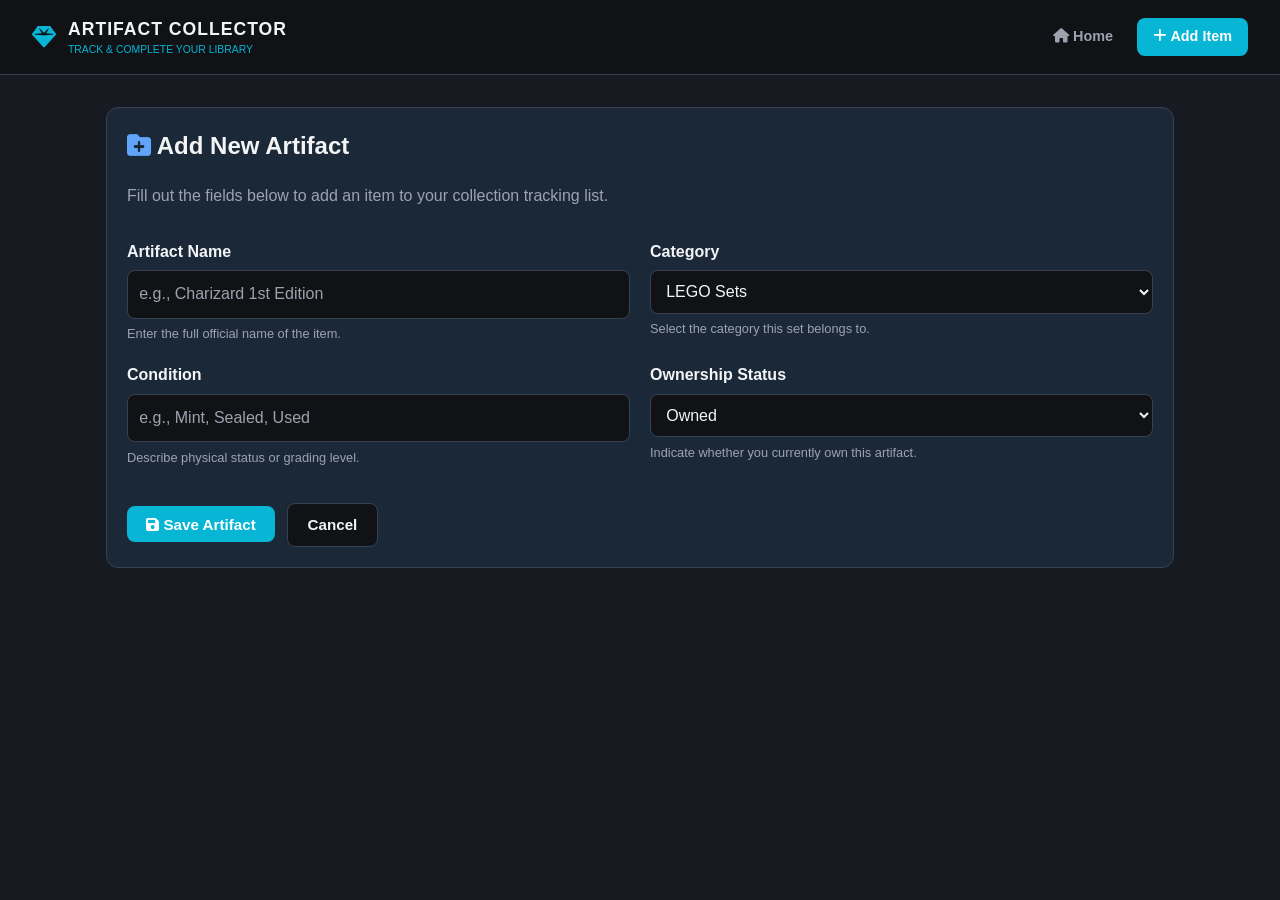
<file: form.html>
<!DOCTYPE html>
<html lang="en">
<head>
  <meta charset="UTF-8">
  <meta name="viewport" content="width=device-width, initial-scale=1.0">
  <title>Artifact Collector - Add Item</title>
  <link rel="stylesheet" href="Static/brand.css">
  <link rel="stylesheet" href="https://cdnjs.cloudflare.com/ajax/libs/font-awesome/6.4.0/css/all.min.css">
</head>
<body>

  <!-- NAVBAR -->
  <header class="navbar">
    <div class="brand">
      <i class="fa-solid fa-gem logo-icon"></i>
      <div>
        <h1 class="brand-title">ARTIFACT COLLECTOR</h1>
        <p class="brand-sub">Track & Complete Your Library</p>
      </div>
    </div>
    <nav class="nav-links">
      <a href="mockup.html" class="nav-btn"><i class="fa-solid fa-house"></i> Home</a>
      <a href="form.html" class="nav-btn active"><i class="fa-solid fa-plus"></i> Add Item</a>
    </nav>
  </header>

  <!-- MAIN CONTAINER -->
  <main class="container">
    
    <section class="collection-card">
      <h2 style="margin-top: 0;"><i class="fa-solid fa-folder-plus text-blue"></i> Add New Artifact</h2>
      <p style="color: var(--text-muted); margin-bottom: 2rem;">Fill out the fields below to add an item to your collection tracking list.</p>

      <form action="mockup.html" method="get" class="form-grid">
        
        <div class="form-group">
          <label for="item-title">Artifact Name</label>
          <input id="item-title" name="item_title" type="text" placeholder="e.g., Charizard 1st Edition" required class="form-input">
          <small class="help-text">Enter the full official name of the item.</small>
        </div>

        <div class="form-group">
          <label for="item-category">Category</label>
          <select id="item-category" name="item_category" class="form-input">
            <option value="lego">LEGO Sets</option>
            <option value="cards">Trading Cards</option>
            <option value="vinyl">Vinyl Records</option>
            <option value="books">Books</option>
          </select>
          <small class="help-text">Select the category this set belongs to.</small>
        </div>

        <div class="form-group">
          <label for="item-condition">Condition</label>
          <input id="item-condition" name="item_condition" type="text" placeholder="e.g., Mint, Sealed, Used" class="form-input">
          <small class="help-text">Describe physical status or grading level.</small>
        </div>

        <div class="form-group">
          <label for="item-status">Ownership Status</label>
          <select id="item-status" name="item_status" class="form-input">
            <option value="owned">Owned</option>
            <option value="wishlist">Wishlist</option>
          </select>
          <small class="help-text">Indicate whether you currently own this artifact.</small>
        </div>

        <div style="margin-top: 1rem;">
          <button type="submit" class="btn btn-primary"><i class="fa-solid fa-floppy-disk"></i> Save Artifact</button>
          <a href="mockup.html" class="btn btn-secondary" style="text-decoration: none; display: inline-block; margin-left: 0.5rem;">Cancel</a>
        </div>

      </form>
    </section>

  </main>

</body>
</html>
</file>
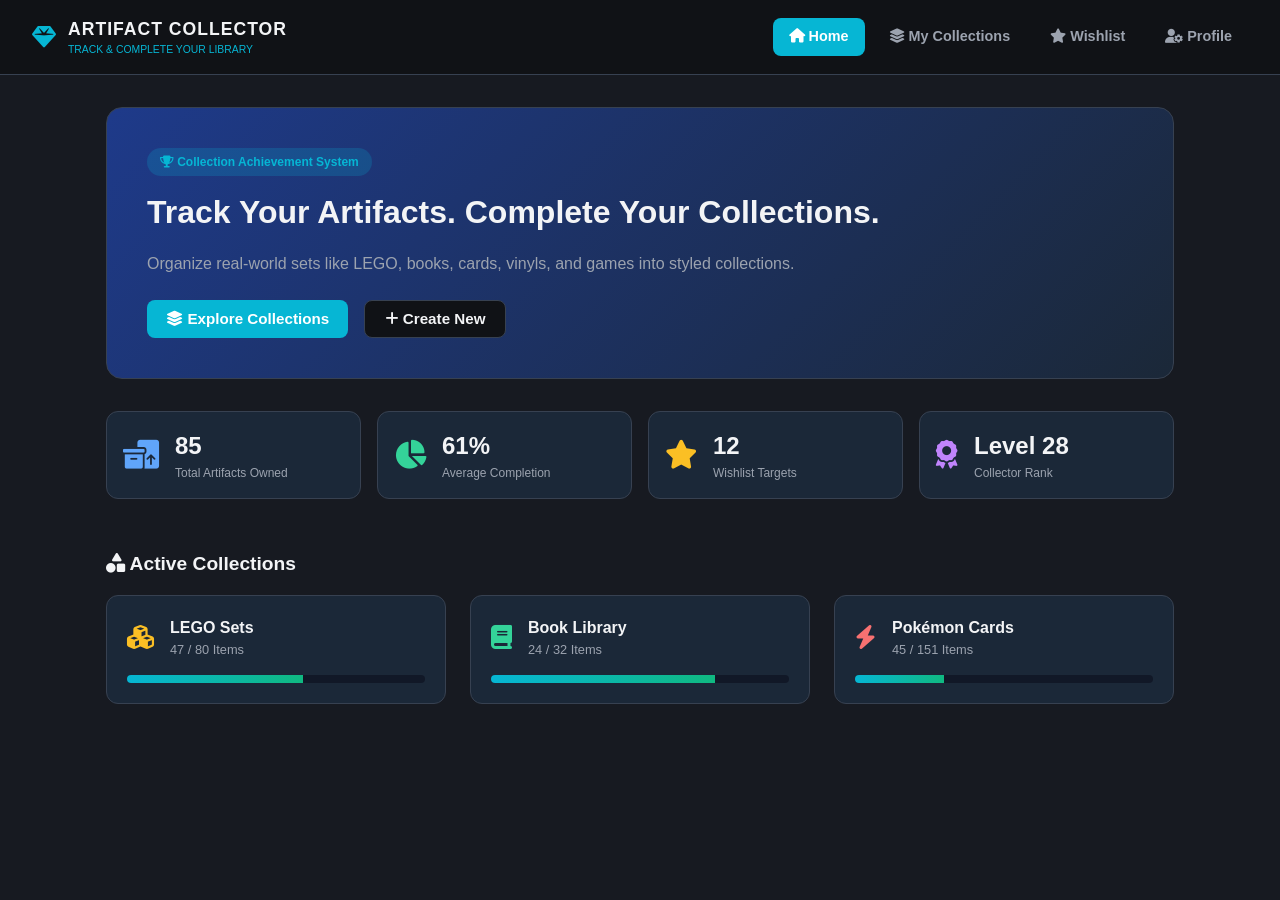
<file: mockup.html>
<!DOCTYPE html>
<html lang="en">
<head>
  <meta charset="UTF-8">
  <meta name="viewport" content="width=device-width, initial-scale=1.0">
  <title>Artifact Collector</title>
  <link rel="stylesheet" href="Static/brand.css">
  <link rel="stylesheet" href="https://cdnjs.cloudflare.com/ajax/libs/font-awesome/6.4.0/css/all.min.css">
</head>
<body>

  <!-- HEADER / NAVIGATION -->
  <header class="navbar">
    <div class="brand">
      <i class="fa-solid fa-gem logo-icon"></i>
      <div>
        <h1 class="brand-title">ARTIFACT COLLECTOR</h1>
        <p class="brand-sub">Track & Complete Your Library</p>
      </div>
    </div>
    <nav class="nav-links">
      <a href="#" class="nav-btn active"><i class="fa-solid fa-house"></i> Home</a>
      <a href="#" class="nav-btn"><i class="fa-solid fa-layer-group"></i> My Collections</a>
      <a href="#" class="nav-btn"><i class="fa-solid fa-star"></i> Wishlist</a>
      <a href="#" class="nav-btn"><i class="fa-solid fa-user-gear"></i> Profile</a>
    </nav>
  </header>

  <!-- MAIN CONTENT CONTAINER -->
  <main class="container">
    
    <!-- HERO BANNER -->
    <section class="hero-banner">
      <div class="hero-text">
        <span class="badge"><i class="fa-solid fa-trophy"></i> Collection Achievement System</span>
        <h2>Track Your Artifacts. Complete Your Collections.</h2>
        <p>Organize real-world sets like LEGO, books, cards, vinyls, and games into styled collections.</p>
        <div class="hero-buttons">
          <button class="btn btn-primary"><i class="fa-solid fa-layer-group"></i> Explore Collections</button>
          <button class="btn btn-secondary"><i class="fa-solid fa-plus"></i> Create New</button>
        </div>
      </div>
    </section>

    <!-- STATS GRID -->
    <section class="stats-grid">
      <div class="stat-card">
        <i class="fa-solid fa-boxes-packing stat-icon text-blue"></i>
        <div>
          <div class="stat-value">85</div>
          <div class="stat-label">Total Artifacts Owned</div>
        </div>
      </div>
      <div class="stat-card">
        <i class="fa-solid fa-chart-pie stat-icon text-emerald"></i>
        <div>
          <div class="stat-value">61%</div>
          <div class="stat-label">Average Completion</div>
        </div>
      </div>
      <div class="stat-card">
        <i class="fa-solid fa-star stat-icon text-yellow"></i>
        <div>
          <div class="stat-value">12</div>
          <div class="stat-label">Wishlist Targets</div>
        </div>
      </div>
      <div class="stat-card">
        <i class="fa-solid fa-award stat-icon text-purple"></i>
        <div>
          <div class="stat-value">Level 28</div>
          <div class="stat-label">Collector Rank</div>
        </div>
      </div>
    </section>

    <!-- ACTIVE COLLECTIONS GRID -->
    <section class="collections-section">
      <h3 class="section-title"><i class="fa-solid fa-shapes"></i> Active Collections</h3>
      <div class="collection-grid">
        
        <!-- Collection Card 1 -->
        <div class="collection-card">
          <div class="card-header">
            <i class="fa-solid fa-cubes card-icon text-yellow"></i>
            <div>
              <h4>LEGO Sets</h4>
              <p>47 / 80 Items</p>
            </div>
          </div>
          <div class="progress-bar-bg">
            <div class="progress-bar-fill" style="width: 59%;"></div>
          </div>
        </div>

        <!-- Collection Card 2 -->
        <div class="collection-card">
          <div class="card-header">
            <i class="fa-solid fa-book card-icon text-emerald"></i>
            <div>
              <h4>Book Library</h4>
              <p>24 / 32 Items</p>
            </div>
          </div>
          <div class="progress-bar-bg">
            <div class="progress-bar-fill" style="width: 75%;"></div>
          </div>
        </div>

        <!-- Collection Card 3 -->
        <div class="collection-card">
          <div class="card-header">
            <i class="fa-solid fa-bolt card-icon text-red"></i>
            <div>
              <h4>Pokémon Cards</h4>
              <p>45 / 151 Items</p>
            </div>
          </div>
          <div class="progress-bar-bg">
            <div class="progress-bar-fill" style="width: 30%;"></div>
          </div>
        </div>

      </div>
    </section>

  </main>

</body>
</html>
</file>
<file: Static/brand.css>
/* =========================================
   COLLECTION COMPLETIONIST
   Lab 3 - CSS and Responsive Design
   ========================================= */

/* Brand colors */
:root {
  --bg-dark: #171a21;
  --bg-card: #1b2838;
  --bg-header: #101216;

  --brand: #06b6d4;
  --accent: #10b981;

  --text-main: #f3f4f6;
  --text-muted: #9ca3af;

  --border-color: #374151;
  --progress-bg: #111827;

  --blue: #60a5fa;
  --emerald: #34d399;
  --yellow: #fbbf24;
  --purple: #c084fc;
  --red: #f87171;
}


/* =========================================
   BASIC PAGE SETUP
   ========================================= */

* {
  box-sizing: border-box;
}

html {
  scroll-behavior: smooth;
}

body {
  margin: 0;
  padding: 0;
  font-family: "Segoe UI", Tahoma, Geneva, Verdana, sans-serif;
  background-color: var(--bg-dark);
  color: var(--text-main);
  line-height: 1.5;
}


/* =========================================
   KEYBOARD ACCESSIBILITY
   ========================================= */

:focus-visible {
  outline: 3px solid var(--brand);
  outline-offset: 3px;
}


/* =========================================
   HEADER / NAVIGATION
   ========================================= */

.navbar {
  background-color: var(--bg-header);
  border-bottom: 1px solid var(--border-color);
  padding: 1rem 2rem;

  display: flex;
  justify-content: space-between;
  align-items: center;

  gap: 1.5rem;
}

.brand {
  display: flex;
  align-items: center;
  gap: 0.75rem;
}

.logo-icon {
  font-size: 1.5rem;
  color: var(--brand);
}

.brand-title {
  margin: 0;
  font-size: 1.1rem;
  font-weight: 800;
  letter-spacing: 1px;
}

.brand-sub {
  margin: 0;
  font-size: 0.65rem;
  color: var(--brand);
  text-transform: uppercase;
}


/* Navigation links */

.nav-links {
  display: flex;
  gap: 0.5rem;
  flex-wrap: wrap;
}

.nav-btn {
  color: var(--text-muted);
  text-decoration: none;

  padding: 0.5rem 1rem;
  border-radius: 8px;

  font-size: 0.9rem;
  font-weight: 600;

  transition: background-color 0.2s, color 0.2s;
}

.nav-btn:hover,
.nav-btn.active {
  background-color: var(--brand);
  color: #ffffff;
}


/* =========================================
   MAIN PAGE CONTAINER
   ========================================= */

.container {
  width: 100%;
  max-width: 1100px;

  margin: 2rem auto;
  padding: 0 1rem;

  display: flex;
  flex-direction: column;
  gap: 2rem;
}


/* =========================================
   HERO SECTION
   ========================================= */

.hero-banner {
  background: linear-gradient(
    135deg,
    #1e3a8a 0%,
    var(--bg-card) 100%
  );

  border: 1px solid var(--border-color);
  border-radius: 16px;

  padding: 2.5rem;
}

.badge {
  display: inline-block;

  background: rgba(6, 182, 212, 0.2);
  color: var(--brand);

  padding: 0.3rem 0.8rem;
  border-radius: 20px;

  font-size: 0.75rem;
  font-weight: 700;
}

.hero-banner h2 {
  font-size: 2rem;
  margin: 0.75rem 0;
}

.hero-banner p {
  color: var(--text-muted);
  margin-bottom: 1.5rem;
}


/* =========================================
   BUTTONS
   ========================================= */

.hero-buttons {
  display: flex;
  gap: 1rem;
  flex-wrap: wrap;
}

.btn {
  padding: 0.6rem 1.2rem;

  border-radius: 8px;
  border: none;

  font-weight: 700;
  cursor: pointer;

  font-size: 0.95rem;
}

.btn-primary {
  background-color: var(--brand);
  color: #ffffff;
}

.btn-secondary {
  background-color: var(--bg-header);
  color: var(--text-main);

  border: 1px solid var(--border-color);
}

.btn:hover {
  filter: brightness(1.1);
}


/* =========================================
   STATS SECTION
   ========================================= */

.stats-grid {
  display: grid;

  grid-template-columns:
    repeat(auto-fit, minmax(200px, 1fr));

  gap: 1rem;
}

.stat-card {
  background-color: var(--bg-card);

  border: 1px solid var(--border-color);
  border-radius: 12px;

  padding: 1rem;

  display: flex;
  align-items: center;

  gap: 1rem;
}

.stat-icon {
  font-size: 1.8rem;
}

.stat-value {
  font-size: 1.5rem;
  font-weight: 800;
}

.stat-label {
  font-size: 0.75rem;
  color: var(--text-muted);
}


/* =========================================
   ICON COLORS
   ========================================= */

.text-blue {
  color: var(--blue);
}

.text-emerald {
  color: var(--emerald);
}

.text-yellow {
  color: var(--yellow);
}

.text-purple {
  color: var(--purple);
}

.text-red {
  color: var(--red);
}


/* =========================================
   COLLECTIONS
   ========================================= */

.collections-section {
  width: 100%;
}

.section-title {
  font-size: 1.2rem;
  margin-bottom: 1rem;
}

.collection-grid {
  display: grid;

  grid-template-columns:
    repeat(auto-fit, minmax(280px, 1fr));

  gap: 1.5rem;
}

.collection-card {
  background-color: var(--bg-card);

  border: 1px solid var(--border-color);
  border-radius: 12px;

  padding: 1.25rem;
}

.card-header {
  display: flex;
  align-items: center;

  gap: 1rem;
  margin-bottom: 1rem;
}

.card-header h4 {
  margin: 0;
  font-size: 1rem;
}

.card-header p {
  margin: 0;

  font-size: 0.8rem;
  color: var(--text-muted);
}

.card-icon {
  font-size: 1.5rem;
}


/* =========================================
   PROGRESS BARS
   ========================================= */

.progress-bar-bg {
  background-color: var(--progress-bg);

  height: 8px;
  border-radius: 4px;

  overflow: hidden;
}

.progress-bar-fill {
  background: linear-gradient(
    90deg,
    var(--brand),
    var(--accent)
  );

  height: 100%;
}


/* =========================================
   FORM
   ========================================= */

.form-grid {
  display: grid;

  grid-template-columns:
    repeat(2, minmax(0, 1fr));

  gap: 1.25rem;
}

.form-group {
  display: flex;
  flex-direction: column;
}

.form-group label {
  margin-bottom: 0.4rem;

  font-weight: 700;
}

.form-input {
  width: 100%;

  padding: 0.7rem;

  border-radius: 8px;
  border: 1px solid var(--border-color);

  background-color: var(--bg-header);
  color: var(--text-main);

  font: inherit;
}

.form-input::placeholder {
  color: var(--text-muted);
}

.help-text {
  margin-top: 0.35rem;

  font-size: 0.8rem;
  color: var(--text-muted);
}


/* =========================================
   RESPONSIVE DESIGN
   ========================================= */

@media (max-width: 700px) {

  .navbar {
    padding: 1rem;
    align-items: flex-start;

    flex-direction: column;
  }

  .nav-links {
    width: 100%;
    flex-direction: column;
  }

  .nav-btn {
    width: 100%;
    text-align: center;
  }

  .container {
    margin: 1rem auto;
    padding: 0 0.75rem;
  }

  .hero-banner {
    padding: 1.5rem;
  }

  .hero-banner h2 {
    font-size: 1.5rem;
  }

  .hero-buttons {
    flex-direction: column;
  }

  .btn {
    width: 100%;
  }

  .stats-grid {
    grid-template-columns: 1fr;
  }

  .collection-grid {
    grid-template-columns: 1fr;
  }

  .form-grid {
    grid-template-columns: 1fr;
  }
}


/* =========================================
   EXTRA SMALL SCREENS
   ========================================= */

@media (max-width: 450px) {

  .brand-title {
    font-size: 0.95rem;
  }

  .brand-sub {
    font-size: 0.6rem;
  }

  .hero-banner h2 {
    font-size: 1.35rem;
  }

  .hero-banner p {
    font-size: 0.9rem;
  }

  .collection-card {
    padding: 1rem;
  }
}
</file>
